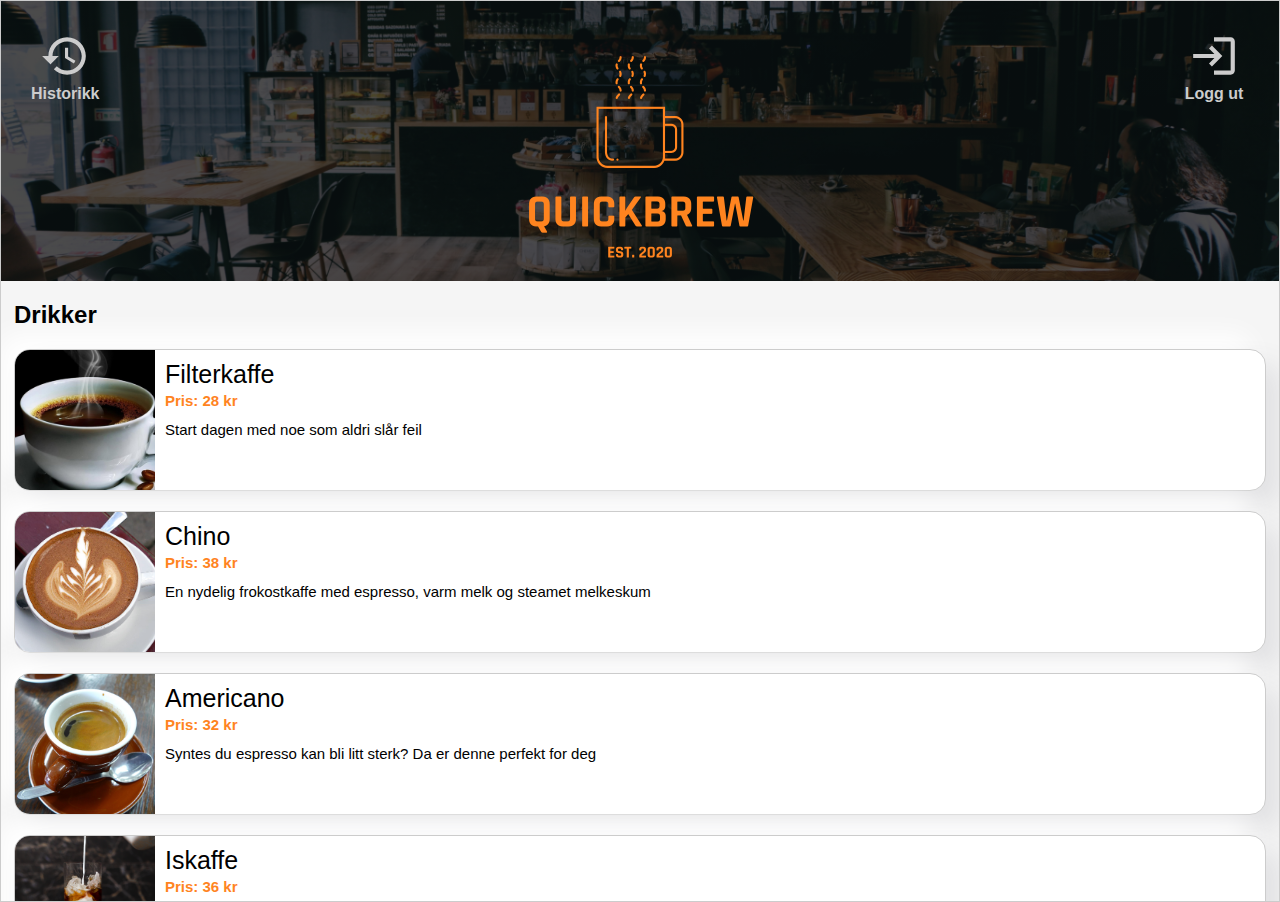
<file: grensesnittdesign_eksamen-main/pages/index.html>
<!DOCTYPE html>
<html lang="en">

<head>
    <meta charset="UTF-8">
    <meta name="viewport" content="width=device-width, initial-scale=1.0">    
    <title>Quickbrew</title>
    <link rel="stylesheet" href="../styles/main.css">
</head>

<body>
  
    <section id="section">
        <div id="shader">
            <header class="test">
                <div id="logout" onclick="location.href='login.html'">
                    <svg xmlns="http://www.w3.org/2000/svg" enable-background="new 0 0 24 24" height="50" viewBox="0 0 24 24" width="50"><g><rect fill="none" height="24" width="24"/></g><g><path d="M11,7L9.6,8.4l2.6,2.6H2v2h10.2l-2.6,2.6L11,17l5-5L11,7z M20,19h-8v2h8c1.1,0,2-0.9,2-2V5c0-1.1-0.9-2-2-2h-8v2h8V19z"/></g></svg>
                    <p>Logg ut</p>
                </div>
                <img src="../img/_logo.png" alt="cafe logo">
                <div id="history">
                    <svg onclick="showHistory()" xmlns="http://www.w3.org/2000/svg" viewBox="0 0 24 24"  width="50px" height="50px"><path d="M0 0h24v24H0z" fill="none"/><path d="M13 3c-4.97 0-9 4.03-9 9H1l3.89 3.89.07.14L9 12H6c0-3.87 3.13-7 7-7s7 3.13 7 7-3.13 7-7 7c-1.93 0-3.68-.79-4.94-2.06l-1.42 1.42C8.27 19.99 10.51 21 13 21c4.97 0 9-4.03 9-9s-4.03-9-9-9zm-1 5v5l4.28 2.54.72-1.21-3.5-2.08V8H12z"/>
                    </svg>
                    <p>Historikk</p>
                </div>
            </header>
        </div>
        <div id="historyContainer">

            
        </div>
    
        <div id="productsContainer">

        </div>
        
        </div>
        <div id="shoppingCartContainer">
            <p id="totalP">Total: </p>
            <p id="totalPPris"></p>
            <button id="showCartButton" type="button" onclick="showShoppingList()">Vis Handlekurv</button>
            <p id="fortsettHandel" onclick="showShoppingList()">Fortsett å handle</p>
        </div>
        <div id="shoppingCart">

        </div>
    </section>
    <script src="../scripts/main_page.js"></script>
</body>

</html>
</file>
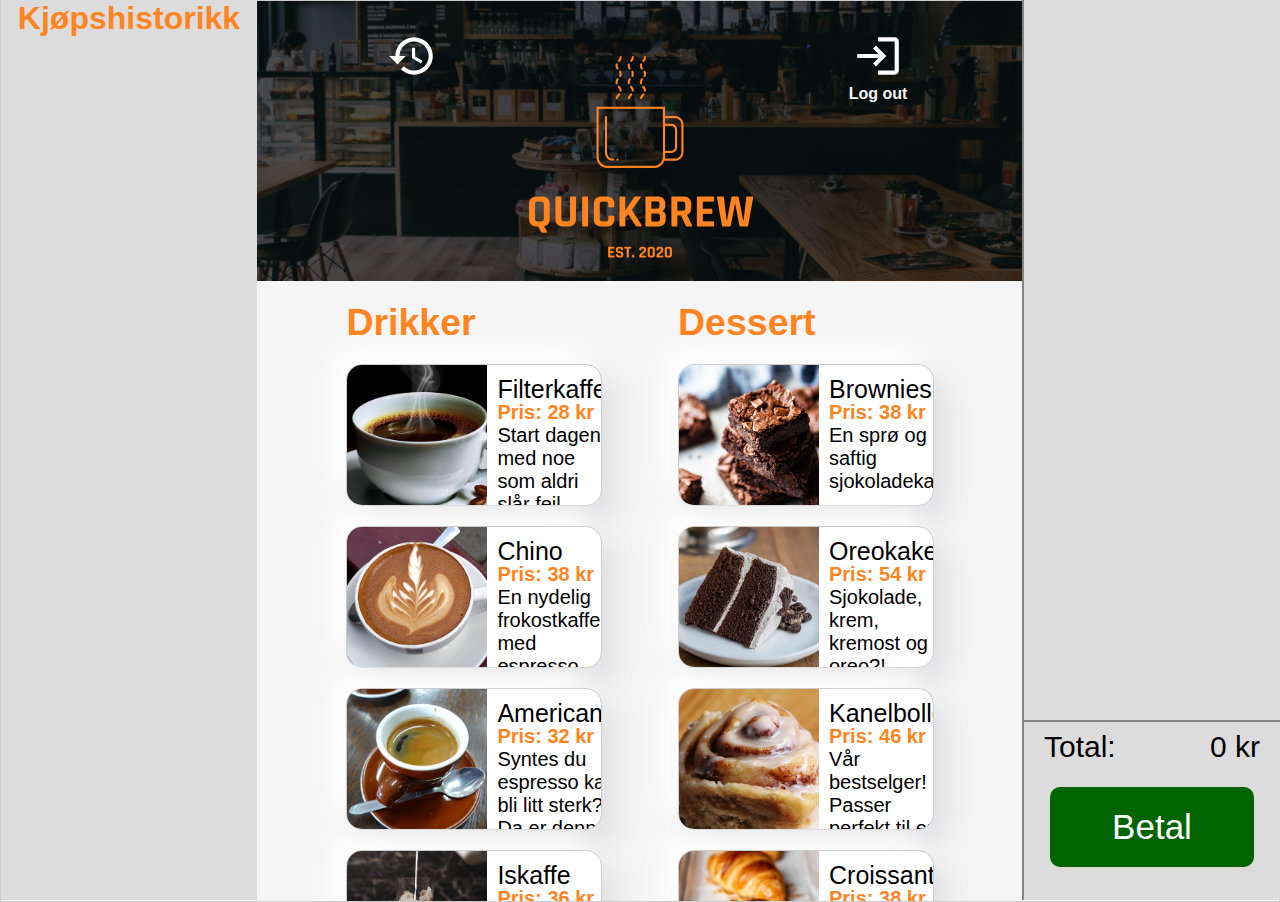
<file: grensesnittdesign_eksamen-main/pages/kasse.html>
<!DOCTYPE html>
<html lang="en">

<head>
    <meta charset="UTF-8">
    <meta name="viewport" content="width=device-width, initial-scale=1.0">
    <title>Quickbrew | Ansatt</title>
    <link rel="stylesheet" href="../styles/kasse.css">
</head>

<body>

    <section id="section">
        <div id="shader">
            <header class="test">
                <img src="../img/_logo.png" alt="cafe logo">
                <div id="logout" onclick="location.href='login.html'">
                    <svg xmlns="http://www.w3.org/2000/svg" enable-background="new 0 0 24 24" height="50" viewBox="0 0 24 24" width="50"><g><rect fill="none" height="24" width="24"/></g><g><path d="M11,7L9.6,8.4l2.6,2.6H2v2h10.2l-2.6,2.6L11,17l5-5L11,7z M20,19h-8v2h8c1.1,0,2-0.9,2-2V5c0-1.1-0.9-2-2-2h-8v2h8V19z"/></g></svg>
                    <p>Log out</p>
                </div>
                <svg onclick="showHistory()" xmlns="http://www.w3.org/2000/svg" viewBox="0 0 24 24" fill="white" width="50px" height="50px"><path d="M0 0h24v24H0z" fill="none"/><path d="M13 3c-4.97 0-9 4.03-9 9H1l3.89 3.89.07.14L9 12H6c0-3.87 3.13-7 7-7s7 3.13 7 7-3.13 7-7 7c-1.93 0-3.68-.79-4.94-2.06l-1.42 1.42C8.27 19.99 10.51 21 13 21c4.97 0 9-4.03 9-9s-4.03-9-9-9zm-1 5v5l4.28 2.54.72-1.21-3.5-2.08V8H12z"/>
                </svg>
            </header>
        </div>
        <div id="historyContainer">

            
        </div>
        
        <div id="productsContainer">

        </div>
        </div>
        <div id="shoppingCartContainer">
            <p id="totalP">Total: </p>
            <p id="totalPPris">0 kr</p>
            <p id="totalPPris"></p>
            <button id="showCartButton" type="button" onclick="purchaseAndAddToHistory()">Betal</button>
        </div>
        <div id="shoppingCart">

        </div>
    </section>
    <script src="../scripts/kasse.js"></script>
</body>

</html>
</file>
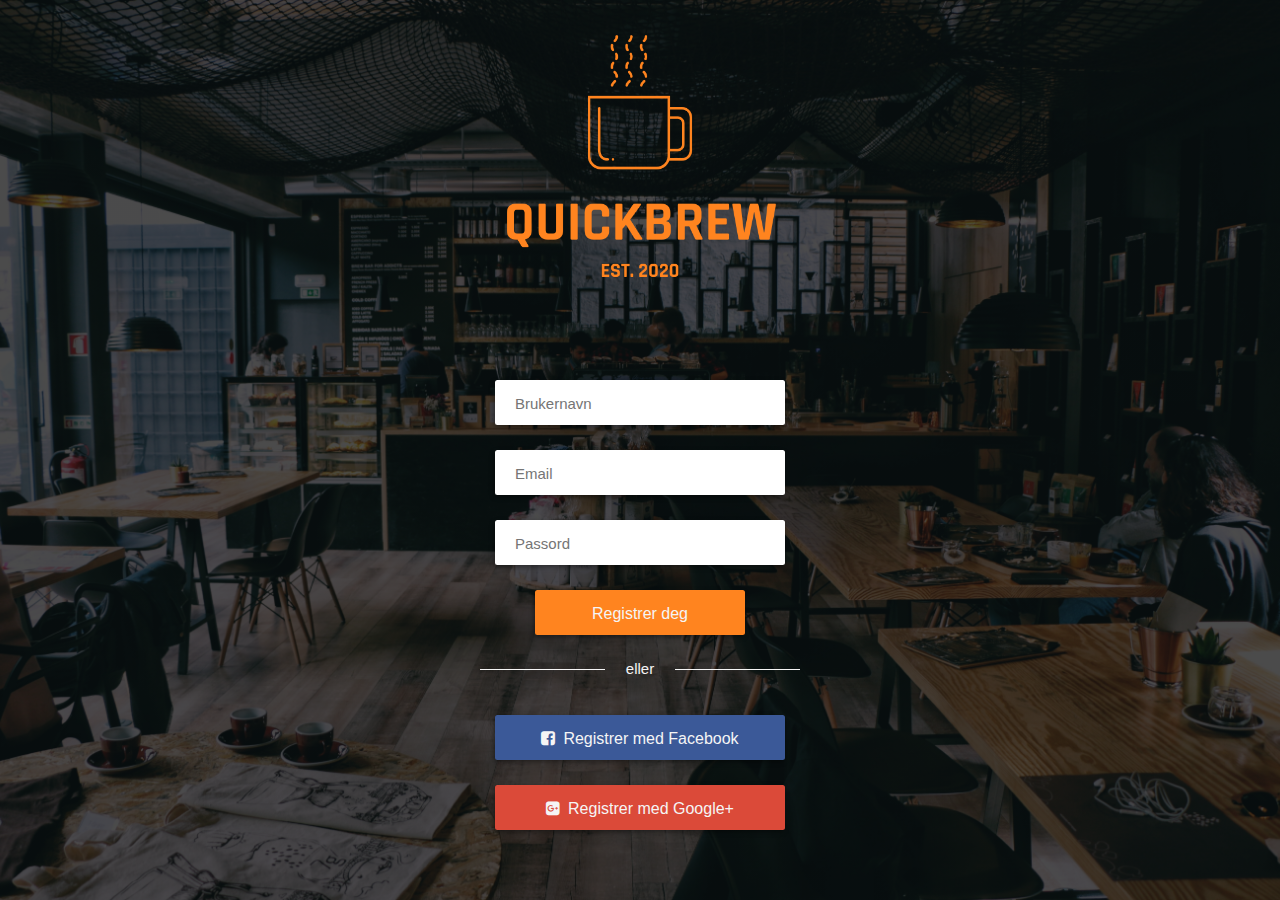
<file: grensesnittdesign_eksamen-main/pages/signUp.html>
<!DOCTYPE html>
<html lang="en">

<head>
    <meta charset="UTF-8">
    <meta name="viewport" content="width=device-width, initial-scale=1.0">
    <link rel="stylesheet" href="../styles/signUp_styles.css">
    <link rel="stylesheet" href="https://cdnjs.cloudflare.com/ajax/libs/font-awesome/4.7.0/css/font-awesome.min.css">
    <title>Sign up</title>
</head>

<body>

    <!-- Main container -->
    <div class="container">

        <!-- Background image for header -->
        <div class="backgroundTop" alt="inside cafe"></div>

        <!-- Company logo -->
        <div class="logo" alt="cafe logo"></div>

        <div class="grid-container">

            <!-- Text input fields for user login -->
            <div class="grid-item grid-item-1">
                <input class="input-ansatt" type="text" placeholder="Brukernavn"
                    style="border: none; font-size: 15px; width: 250px; outline: none;">
            </div>

            <div class="grid-item grid-item-2">
                <input type="text" placeholder="Email"
                    style="border: none; font-size: 15px; width: 250px; outline: none;">
            </div>

            <div class="grid-item grid-item-3">
                <input class="input-ansatt" type="password" placeholder="Passord"
                    style="border: none; font-size: 15px; width: 250px; outline: none;">
            </div>

            <!-- Buttons for login -->
            <a class="grid-item grid-item-4" href="index.html">Registrer deg</a>
            <a class="grid-item grid-item-5" href="index.html"><i id="facebook" class="fa fa-facebook-square"></i>Registrer med
                Facebook</a>
            <a class="grid-item grid-item-6" href="index.html"><i id="google" class="fa fa-google-plus-square"></i>Registrer med
                Google+</a>


        </div>

        <!--Splits the screen: "--- Eller ---"  -->
        <div class="split-container">
            <div class="line-1"></div>
            <div class="middle-text">eller</div>
            <div class="line-2"></div>
        </div>


    </div>

</body>

</html>
</file>
<file: grensesnittdesign_eksamen-main/styles/main.css>
@import url("https://fonts.googleapis.com/css2?family=Montserrat&display=swap");
* {
  user-select: none;
  margin: 0;
}

body {
  font-family: "Open Sans", "Helvetica Neue", "Segoe UI", "Calibri", "Arial", sans-serif;
  display: flex;
  justify-content: center;
  align-items: center;
}
body select {
  outline: 0;
  border: none;
  padding: 3px;
  color: white;
  border-bottom-left-radius: 10px;
  background-color: #ff841f;
}
body .priceTags {
  color: #ff841f;
}
body .remove-button {
  box-shadow: inset 0px 1px 0px 0px #ffffff;
  background-color: #f9f9f9;
  border: 1px solid #dcdcdc;
  display: inline-block;
  cursor: pointer;
  color: #ff841f;
  font-family: Arial;
  font-size: 28px;
  width: 60px;
  text-decoration: none;
  text-shadow: 0px 1px 0px #ffffff;
  outline: none;
  border: 1px solid #b8b8b8;
}
body .historyItems {
  height: auto;
  display: grid;
  grid-template-rows: auto auto auto;
  transition: height 0.15s ease-out;
  background-color: white;
  box-shadow: -1px 2px 5px 0px rgba(0, 0, 0, 0.4);
  -webkit-box-shadow: -1px 2px 5px 0px rgba(0, 0, 0, 0.4);
  -moz-box-shadow: -1px 2px 5px 0px rgba(0, 0, 0, 0.4);
  border-radius: 5px;
  border: 1px solid #ccc;
  margin: 20px 10px 20px 10px;
  color: black;
  text-align: left;
}
body .historyItems h2 {
  margin: 10px 0 0 10px;
  font-size: 20px;
  grid-row: 1;
}
body .historyItems p {
  margin: 0 0 0 10px;
  grid-row: 2;
  font-size: 20px;
}
body .historyItems #priceP {
  grid-row: 3;
  grid-column: 2;
  align-self: end;
  justify-self: end;
  margin-bottom: 10px;
  margin-right: 10px;
}
body .historyItems .priceTags {
  margin-left: 0;
}
body .historyItems #dateP {
  grid-row: 1;
  grid-column: 2;
  align-self: end;
  justify-self: end;
}
body ::-webkit-scrollbar {
  display: none;
}
body #historyContainer {
  height: inherit;
  width: inherit;
  background-color: #dcdcdc;
  position: absolute;
  transition: top 0.15s ease 0s;
  top: -100%;
  color: #ff841f;
  text-align: center;
  z-index: 2;
  overflow-y: scroll;
}
body #historyContainer #historyHeaderDiv {
  position: sticky;
  display: grid;
  grid-template-rows: 1fr;
  grid-template-columns: 1fr auto;
  top: 0;
  background-color: #dcdcdc;
}
body #historyContainer #historyHeaderDiv h1 {
  grid-column: 1/span 2;
  grid-row: 1;
}
body #historyContainer #historyHeaderDiv #closeHistory {
  grid-column: 2;
  grid-row: 1;
  align-self: center;
  justify-self: center;
  margin-right: 10px;
}
body section {
  width: 100%;
  height: 100vh;
  border: 1px solid #ccc;
  overflow-y: scroll;
  background-color: whitesmoke;
  position: relative;
}
body section #shoppingCart {
  height: 0%;
  width: inherit;
  position: sticky;
  overflow-y: scroll;
  background-color: #dcdcdc;
  color: white;
  font-size: 25px;
  transition: height 0.15s ease-out;
}
body section #shoppingCart .cartItems {
  height: auto;
  display: grid;
  grid-template-rows: 1fr auto 1fr;
  grid-template-columns: 1fr auto;
  transition: height 0.15s ease-out;
  background-color: white;
  box-shadow: -1px 2px 5px 0px rgba(0, 0, 0, 0.4);
  -webkit-box-shadow: -1px 2px 5px 0px rgba(0, 0, 0, 0.4);
  -moz-box-shadow: -1px 2px 5px 0px rgba(0, 0, 0, 0.4);
  border-radius: 5px;
  border: 1px solid #ccc;
  margin: 20px 10px 20px 10px;
  color: black;
}
body section #shoppingCart .cartItems h2 {
  margin: 10px 0 0 10px;
  font-size: 30px;
  grid-row: 1;
}
body section #shoppingCart .cartItems p {
  margin: 10px;
  grid-row: 2;
  font-size: 20px;
}
body section #shoppingCart .cartItems #priceP {
  grid-row: 3;
  align-self: end;
  justify-self: end;
  margin-bottom: 10px;
  margin-right: 10px;
}
body section #shoppingCartContainerOpened {
  position: sticky;
  bottom: 0;
  background-color: #dcdcdc;
  color: black;
  width: inherit;
  height: 25%;
  display: none;
  grid-template-columns: 1fr 1fr;
  grid-template-rows: auto 1fr auto;
  font-size: 20px;
  border-top: 1px solid black;
}
body section #shoppingCartContainerOpened #fortsettHandel {
  margin: 0;
  grid-column: 1/span 2;
  grid-row: 3;
  justify-self: center;
  align-self: center;
  margin-bottom: 20px;
  display: block;
}
body section #shoppingCartContainerOpened #totalP {
  grid-row: 1;
  grid-column: 1;
  justify-self: start;
  margin-left: 20px;
  margin-bottom: 0;
}
body section #shoppingCartContainerOpened #totalPPris {
  grid-row: 1;
  grid-column: 2;
  justify-self: end;
  margin-right: 20px;
  margin-bottom: 0;
}
body section #shoppingCartContainerOpened button {
  grid-column: 1/span 2;
  grid-row: 2;
  align-self: center;
  justify-self: center;
  position: relative;
  margin-bottom: 10px;
  width: 300px;
  height: 80px;
  background-color: darkgreen;
  font-size: 35px;
  color: white;
  border-radius: 10px;
  border: none;
}
body section #shoppingCartContainer {
  position: fixed;
  bottom: 0px;
  background-color: #dcdcdc;
  color: black;
  width: inherit;
  height: 17%;
  display: none;
  grid-template-columns: 1fr 1fr;
  grid-template-rows: auto 1fr auto;
  font-size: 20px;
  border-top: 1px solid #8f8f8f;
}
body section #shoppingCartContainer #fortsettHandel {
  margin: 0;
  grid-column: 1/span 2;
  grid-row: 3;
  justify-self: center;
  align-self: center;
  margin-bottom: 20px;
  display: none;
}
body section #shoppingCartContainer #totalP {
  grid-row: 1;
  grid-column: 1;
  justify-self: start;
  margin-left: 20px;
  margin-bottom: 0;
}
body section #shoppingCartContainer #totalPPris {
  grid-row: 1;
  grid-column: 2;
  justify-self: end;
  margin-right: 20px;
  margin-bottom: 0;
}
body section #shoppingCartContainer button {
  grid-column: 1/span 2;
  grid-row: 2;
  align-self: center;
  justify-self: center;
  position: relative;
  margin-bottom: 10px;
  width: 300px;
  height: 80px;
  background-color: darkgreen;
  font-size: 35px;
  color: white;
  border-radius: 10px;
  border: none;
}
body section header {
  height: 250px;
  display: grid;
  grid-template-columns: 1fr 1fr 1fr;
  grid-template-rows: auto;
  padding: 30px 30px 0px 30px;
  background: linear-gradient(rgba(0, 0, 0, 0.7), rgba(0, 0, 0, 0.7)), url("../img/_bakgrunn.jpg");
  background-position: center;
  background-repeat: no-repeat;
  background-size: cover;
}
body section header #logout {
  grid-column: 3;
  grid-row: 1;
  text-align: center;
  width: 70px;
  justify-self: end;
  font-weight: bold;
  color: #cccccc;
  fill: #cccccc;
}
body section header #history {
  font-weight: bold;
  text-align: center;
  grid-column: 1;
  grid-row: 1;
  align-self: start;
  justify-self: start;
  color: #cccccc;
  fill: #cccccc;
}
body section header h1 {
  width: 100%;
  grid-column: 1/span 3;
  grid-row: 2;
  text-align: center;
  font-size: 50px;
  margin: 0;
}
body section header img {
  width: 250px;
  grid-column: 1/span 3;
  grid-row: 1;
  justify-self: center;
  align-self: center;
}
body section #filterDiv {
  background-color: white;
  height: 75px;
  text-align: center;
  display: flex;
  position: sticky;
  top: 0;
  overflow-x: scroll;
  align-items: center;
  justify-content: center;
  background: linear-gradient(rgba(0, 0, 0, 0.85), rgba(0, 0, 0, 0.85)), url("../img/cafe-background.jpg");
  background-position: center;
  background-repeat: no-repeat;
  background-size: cover;
  box-shadow: 0 0 10px;
}
body section #filterDiv div {
  display: flex;
  align-items: center;
  justify-content: center;
  height: 100%;
  padding: 0px 10px;
  margin: 0px 10px;
}
body section #filterDiv div h2 {
  position: relative;
  text-decoration-color: whitesmoke;
  color: whitesmoke;
  border-bottom: 1px solid #ff841f;
  letter-spacing: 4px;
  top: 15px;
  font-size: 20px;
}
body section .categoryContainer {
  margin: 20px 13px 0 13px;
}
body section .productCardExpanded {
  height: 140px;
  transition: height 0.15s ease-out;
  border-radius: 16px;
  overflow: hidden;
  -webkit-box-shadow: 15px 15px 27px #e1e1e3, -15px -15px 27px #ffffff;
  box-shadow: 15px 15px 27px #e1e1e3, -15px -15px 27px #ffffff;
  border: 1px solid #ccc;
  margin-top: 20px;
  display: grid;
  grid-template-columns: 1fr 1fr 1fr;
  grid-template-rows: 2fr 1fr 2fr 1fr;
}
body section .productCardExpanded .priceTags {
  grid-row: 2;
  align-self: center;
  margin-left: 10px;
  margin-top: 50px;
  font-size: 20px;
}
body section .productCardExpanded h3 {
  margin-top: 20px;
  margin-bottom: 2px;
  margin-left: 10px;
  font-size: 30px;
  font-weight: normal;
  grid-row: 2;
  grid-column: 1/span 3;
}
body section .productCardExpanded p {
  padding: 0;
  margin: 0;
  grid-column: 1;
  grid-row: 4;
  align-self: center;
  font-size: 15px;
  font-weight: bold;
}
body section .productCardExpanded .description {
  grid-row: 3;
  grid-column: 1/span 2;
  align-self: start;
  font-weight: normal;
  font-size: 20px;
  margin-left: 10px;
}
body section .productCardExpanded img {
  height: 100%;
  width: 100%;
  margin-right: 10px;
  grid-row: 1;
  grid-column: 1/span 3;
  object-fit: cover;
}
body section .productCardExpanded select {
  display: none;
  grid-column: 3;
  justify-self: end;
  height: 30px;
  font-size: 20px;
  grid-row: 2;
}
body section .productCardExpanded .amountContainer {
  grid-row: 4;
  grid-column: 2/span 3;
  align-self: center;
  justify-self: end;
  margin-right: 20px;
  margin-top: 10px;
  width: auto;
}
body section .productCardExpanded .commentContainer {
  grid-row: 3;
  grid-column: 1/span 2;
  align-self: end;
  justify-self: start;
  margin-left: 10px;
}
body section .productCardExpanded .commentContainer input {
  font-family: inherit;
  width: 100%;
  border: 0;
  border-bottom: 1px solid gray;
  outline: 0;
  font-size: 1.3rem;
  color: black;
  padding: 7px 0;
  background: transparent;
  transition: border-color 1s;
}
body section .productCardExpanded .commentContainer input:focus {
  padding-bottom: 6px;
  border-width: 1px;
  border-image: linear-gradient(to right, #ff841f, #ff841f);
  border-image-slice: 1;
}
body section .productCardExpanded .counter {
  color: #4b4b4b;
  font-weight: normal;
  width: 70px;
  grid-column: 1/span 2;
  grid-row: 4;
  align-self: center;
  justify-self: start;
  margin-top: 10px;
  margin-left: 60px;
  font-size: 18px;
  font-weight: 500;
}
body section .productCard {
  height: 140px;
  max-width: 100%;
  transition: height 0.15s ease-out;
  background-color: white;
  border-radius: 16px;
  overflow: hidden;
  -webkit-box-shadow: 15px 15px 27px #e1e1e3, -15px -15px 27px #ffffff;
  box-shadow: 15px 15px 27px #e1e1e3, -15px -15px 27px #ffffff;
  border: 1px solid #ccc;
  margin-top: 20px;
  display: grid;
  grid-template-columns: auto 1fr auto;
  grid-template-rows: auto 1fr 1fr;
}
body section .productCard .priceTags {
  grid-row: 1;
  align-self: end;
  margin-top: 20px;
}
body section .productCard h3 {
  margin-top: 10px;
  margin-bottom: 20px;
  font-size: 25px;
  font-weight: normal;
  grid-row: 1;
  grid-column: 2;
}
body section .productCard p {
  padding: 0;
  margin: 0;
  grid-column: 2;
  grid-row: 3;
  font-size: 15px;
  align-self: center;
  font-weight: bold;
}
body section .productCard .description {
  grid-row: 2;
  grid-column: 2/span 3;
  align-self: center;
  font-weight: normal;
  font-size: 15px;
  margin: 0;
}
body section .productCard img {
  height: 140px;
  width: 140px;
  margin-right: 10px;
  grid-row: 1/span 3;
  object-fit: cover;
}
body section .productCard select {
  display: none;
}
body section .productCard .amountContainer {
  display: none;
}
body section .productCard .commentContainer {
  display: none;
}
body section .productCard .addToCartBtn {
  display: none;
}
body section .productCard .counter {
  display: none;
}

/*# sourceMappingURL=main.css.map */
</file>
<file: grensesnittdesign_eksamen-main/styles/kasse.css>
@import url("https://fonts.googleapis.com/css2?family=Montserrat&display=swap");
* {
  user-select: none;
  margin: 0;
}

::-webkit-scrollbar {
  display: none;
}

body {
  font-family: "Open Sans", "Helvetica Neue", "Segoe UI", "Calibri", "Arial", sans-serif;
  display: flex;
  justify-content: center;
  align-items: center;
}
body select {
  outline: 0;
  border: none;
  padding: 3px;
  color: white;
  border-bottom-left-radius: 10px;
  background-color: #ff841f;
}
body #productsContainer {
  display: flex;
  justify-content: center;
  gap: 50px;
}
body .priceTags {
  color: #ff841f;
}
body .remove-button {
  box-shadow: inset 0px 1px 0px 0px #ffffff;
  background-color: #f9f9f9;
  border: 1px solid #dcdcdc;
  display: inline-block;
  cursor: pointer;
  color: #ff841f;
  font-family: Arial;
  font-size: 28px;
  width: 60px;
  text-decoration: none;
  text-shadow: 0px 1px 0px #ffffff;
  outline: none;
  border: 1px solid #b8b8b8;
}
body .historyItems {
  height: auto;
  display: grid;
  grid-template-rows: auto auto auto;
  grid-template-columns: 1fr 1fr;
  transition: height 0.15s ease-out;
  background-color: white;
  box-shadow: -1px 2px 5px 0px rgba(0, 0, 0, 0.4);
  -webkit-box-shadow: -1px 2px 5px 0px rgba(0, 0, 0, 0.4);
  -moz-box-shadow: -1px 2px 5px 0px rgba(0, 0, 0, 0.4);
  border-radius: 5px;
  border: 1px solid #ccc;
  margin: 20px 10px 20px 10px;
  color: black;
  text-align: left;
}
body .historyItems h2 {
  margin: 10px 0 0 10px;
  font-size: 20px;
  grid-row: 1;
}
body .historyItems p {
  margin: 0 0 0 10px;
  grid-row: 2;
  grid-column: 1;
  font-size: 20px;
}
body .historyItems .comment {
  grid-row: 2;
  grid-column: 1/span 2;
  margin-top: 30px;
}
body .historyItems #priceP {
  grid-row: 3;
  grid-column: 2;
  align-self: end;
  justify-self: end;
  margin-bottom: 10px;
  margin-right: 10px;
}
body .historyItems .priceTags {
  margin-left: 0;
}
body .historyItems #dateP {
  grid-row: 1;
  grid-column: 2;
  margin-right: 10px;
  align-self: end;
  justify-self: end;
}
body #historyContainer {
  height: 100%;
  width: 20%;
  background-color: #dcdcdc;
  position: fixed;
  transition: top 0.15s ease 0s;
  top: 0;
  color: #ff841f;
  text-align: center;
  z-index: 2;
  overflow-y: scroll;
}
body #historyContainer #historyHeaderDiv {
  position: sticky;
  display: grid;
  grid-template-rows: 1fr;
  grid-template-columns: 1fr auto;
  font-size: 1em;
  top: 0;
  background-color: #dcdcdc;
}
body #historyContainer #historyHeaderDiv h1 {
  grid-column: 1/span 2;
  grid-row: 1;
}
body #historyContainer #historyHeaderDiv #closeHistory {
  grid-column: 2;
  grid-row: 1;
  align-self: center;
  justify-self: center;
  margin-right: 10px;
}
body section {
  width: 100%;
  height: 100vh;
  border: 1px solid #ccc;
  overflow-y: scroll;
  background-color: whitesmoke;
  position: relative;
}
body section #shoppingCart {
  height: 80%;
  width: 20%;
  position: fixed;
  top: 0;
  right: 0;
  overflow-y: scroll;
  background-color: #dcdcdc;
  color: white;
  font-size: 25px;
  transition: height 0.15s ease-out;
  border-bottom: 2px solid #838383;
  border-left: 2px solid #838383;
}
body section #shoppingCart .cartItems {
  height: auto;
  display: grid;
  grid-template-rows: 1fr auto 1fr;
  transition: height 0.15s ease-out;
  background-color: white;
  box-shadow: -1px 2px 5px 0px rgba(0, 0, 0, 0.4);
  -webkit-box-shadow: -1px 2px 5px 0px rgba(0, 0, 0, 0.4);
  -moz-box-shadow: -1px 2px 5px 0px rgba(0, 0, 0, 0.4);
  border-radius: 5px;
  border: 1px solid #ccc;
  margin: 20px 10px 20px 10px;
  color: black;
}
body section #shoppingCart .cartItems h2 {
  margin: 10px 0 0 10px;
  font-size: 30px;
  grid-row: 1;
}
body section #shoppingCart .cartItems p {
  margin: 10px;
  grid-row: 2;
  font-size: 20px;
}
body section #shoppingCart .cartItems #priceP {
  grid-row: 3;
  align-self: end;
  justify-self: end;
  margin-bottom: 10px;
  margin-right: 10px;
}
body section #shoppingCartContainer {
  position: fixed;
  bottom: 0px;
  right: 0;
  background-color: #dcdcdc;
  color: black;
  width: 20%;
  display: grid;
  height: 20%;
  grid-template-columns: 1fr 1fr;
  grid-template-rows: auto 1fr auto;
  font-size: 30px;
  border-top: 2px solid #838383;
  border-left: 2px solid #838383;
}
body section #shoppingCartContainer #totalP {
  grid-row: 1;
  grid-column: 1;
  justify-self: start;
  margin-left: 20px;
  margin-bottom: 0;
  margin-top: 10px;
}
body section #shoppingCartContainer #totalPPris {
  margin-top: 10px;
  grid-row: 1;
  grid-column: 2;
  justify-self: end;
  margin-right: 20px;
  margin-bottom: 0;
}
body section #shoppingCartContainer button {
  grid-column: 1/span 2;
  grid-row: 2;
  align-self: center;
  justify-self: center;
  position: relative;
  margin-bottom: 10px;
  width: 80%;
  height: 80px;
  background-color: darkgreen;
  font-size: 35px;
  color: white;
  border-radius: 10px;
  outline: 0;
  border: none;
}
body section header {
  height: 250px;
  display: grid;
  grid-template-columns: 1fr 1fr 1fr;
  grid-template-rows: auto;
  padding: 30px 30px 0px 30px;
  background: linear-gradient(rgba(0, 0, 0, 0.7), rgba(0, 0, 0, 0.7)), url("../img/_bakgrunn.jpg");
  background-position: center;
  background-repeat: no-repeat;
  background-size: cover;
}
body section header #logout {
  grid-column: 3;
  grid-row: 1;
  color: whitesmoke;
  text-align: center;
  width: 70px;
  font-weight: bold;
}
body section header svg {
  grid-column: 1;
  grid-row: 1;
  align-self: start;
  justify-self: end;
  fill: white;
}
body section header h1 {
  width: 100%;
  grid-column: 1/span 3;
  grid-row: 2;
  text-align: center;
  font-size: 50px;
  margin: 0;
}
body section header img {
  width: 250px;
  grid-column: 1/span 3;
  grid-row: 1;
  justify-self: center;
  align-self: center;
}
body section .categoryContainer {
  margin: 20px 13px 0 13px;
  width: 20%;
  font-size: 25px;
}
body section .categoryContainer h2 {
  color: #ff841f;
}
body section .productCardExpanded {
  transition: height 0.15s ease-out;
  border-radius: 16px;
  overflow: hidden;
  -webkit-box-shadow: 15px 15px 27px #e1e1e3, -15px -15px 27px #ffffff;
  box-shadow: 15px 15px 27px #e1e1e3, -15px -15px 27px #ffffff;
  border: 1px solid #ccc;
  margin-top: 20px;
  display: grid;
  grid-template-columns: 1fr 1fr 1fr;
  grid-template-rows: 2fr 1fr 2fr 1fr;
}
body section .productCardExpanded .priceTags {
  grid-row: 2;
  align-self: center;
  margin-left: 10px;
  margin-top: 50px;
  font-size: 20px;
}
body section .productCardExpanded h3 {
  margin-top: 20px;
  margin-bottom: 2px;
  margin-left: 10px;
  font-size: 30px;
  font-weight: normal;
  grid-row: 2;
  grid-column: 1/span 3;
}
body section .productCardExpanded p {
  padding: 0;
  margin: 0;
  grid-column: 1;
  grid-row: 4;
  align-self: center;
  font-size: 15px;
  font-weight: bold;
}
body section .productCardExpanded .description {
  grid-row: 3;
  grid-column: 1/span 2;
  align-self: start;
  font-weight: normal;
  font-size: 20px;
  margin-left: 10px;
}
body section .productCardExpanded img {
  height: 100%;
  width: 100%;
  margin-right: 10px;
  grid-row: 1;
  grid-column: 1/span 3;
  object-fit: cover;
}
body section .productCardExpanded select {
  display: none;
  grid-column: 3;
  justify-self: end;
  height: 30px;
  font-size: 20px;
  grid-row: 2;
}
body section .productCardExpanded .amountContainer {
  grid-row: 4;
  grid-column: 2/span 3;
  align-self: center;
  justify-self: end;
  margin-right: 20px;
  margin-top: 10px;
  width: auto;
}
body section .productCardExpanded .commentContainer {
  grid-row: 3;
  grid-column: 1/span 2;
  align-self: end;
  justify-self: start;
  margin-left: 10px;
}
body section .productCardExpanded .commentContainer input {
  font-family: inherit;
  width: 100%;
  border: 0;
  border-bottom: 1px solid gray;
  outline: 0;
  font-size: 1.3rem;
  color: black;
  padding: 7px 0;
  background: transparent;
  transition: border-color 1s;
}
body section .productCardExpanded .commentContainer input:focus {
  padding-bottom: 6px;
  border-width: 1px;
  border-image: linear-gradient(to right, #ff841f, #ff841f);
  border-image-slice: 1;
}
body section .productCardExpanded .counter {
  color: #4b4b4b;
  font-weight: normal;
  width: 70px;
  grid-column: 1/span 2;
  grid-row: 4;
  align-self: center;
  justify-self: start;
  margin-top: 10px;
  margin-left: 60px;
  font-size: 18px;
  font-weight: 500;
}
body section .productCard {
  height: 140px;
  max-width: 100%;
  transition: height 0.15s ease-out;
  background-color: white;
  border-radius: 16px;
  overflow: hidden;
  -webkit-box-shadow: 15px 15px 27px #e1e1e3, -15px -15px 27px #ffffff;
  box-shadow: 15px 15px 27px #e1e1e3, -15px -15px 27px #ffffff;
  border: 1px solid #ccc;
  margin-top: 20px;
  display: grid;
  grid-template-columns: auto 1fr auto;
  grid-template-rows: auto 1fr 1fr;
}
body section .productCard .priceTags {
  grid-row: 1;
  align-self: end;
  margin-top: 35px;
}
body section .productCard h3 {
  margin-top: 10px;
  margin-bottom: 20px;
  font-size: 25px;
  font-weight: normal;
  grid-row: 1;
  grid-column: 2;
}
body section .productCard p {
  padding: 0;
  margin: 0;
  grid-column: 2;
  grid-row: 3;
  font-size: 20px;
  align-self: center;
  font-weight: bold;
}
body section .productCard .description {
  grid-row: 2;
  grid-column: 2/span 3;
  align-self: center;
  font-weight: normal;
  font-size: 20px;
  margin: 0;
}
body section .productCard img {
  height: 140px;
  width: 140px;
  margin-right: 10px;
  grid-row: 1/span 3;
  object-fit: cover;
}
body section .productCard select {
  display: none;
}
body section .productCard .amountContainer {
  display: none;
}
body section .productCard .commentContainer {
  display: none;
}
body section .productCard .addToCartBtn {
  display: none;
}
body section .productCard .counter {
  display: none;
}

/*# sourceMappingURL=kasse.css.map */
</file>
<file: grensesnittdesign_eksamen-main/styles/signUp_styles.css>
* {
    margin: 0;
    padding: 0;
}

body {
    text-align:center;
    font-family: Arial, Helvetica, sans-serif;
    font-size: 16px;
    background-color: whitesmoke;
}

/* main container */
.container {
}

/* background image */
.backgroundTop {
    background: linear-gradient( rgba(0, 0, 0, 0.7), rgba(0, 0, 0, 0.7) ), url('../img/_bakgrunn.jpg');
    background-position: center;
    background-repeat: no-repeat;
    background-size: cover;
    height: 220px;
    margin-bottom: -65px;
}

/* cafe logo */
.logo {
    background-image: url("../img/_logo_transparent.png");
    background-position: center;
    background-repeat: no-repeat;
    background-size: cover;
    height: 190px;
    width: 220px;
    top: -150px;
    margin: 0 auto;
    position: relative;
    border-radius: 5px;
}

/* grid container */
.grid-container {
    margin-top: -75px;
    display: grid;
    grid-template-columns: auto auto auto auto auto auto;
    grid-template-rows:    auto auto auto auto auto auto;
  }

  /* Main-grid controller */
  .grid-item {
    border-radius: 2.5px;
    padding: 15px;
    width: 260px;
    height: 15px;
    background-color: rgb(255, 255, 255);
    box-shadow: -1px 2px 5px 0px rgba(0,0,0,0.40);
    -webkit-box-shadow: -1px 2px 5px 0px rgba(0,0,0,0.40);
    -moz-box-shadow: -1px 2px 5px 0px rgba(0,0,0,0.40);
  }

/* username */
  .grid-item-1 {
    margin: 0 auto 25px;
    height: 15px;
    grid-row: 1;
    grid-column: 1 / span 6;
  }

  .grid-item-1:hover {
    box-shadow:  0 0 0 1.5px #000000;
  }

/* email */
  .grid-item-2 {
    margin: 0 auto 25px;
    height: 15px;
    grid-row: 2;
    grid-column: 1 / span 6;
}

.grid-item-2:hover {
    box-shadow:  0 0 0 1.5px #000000;
  }

/* password */
.grid-item-3 {
    margin: 0 auto 25px;
    color: whitesmoke;
    grid-row: 3;
    grid-column: 1 / span 6;
    text-decoration: none;
}

.grid-item-3:hover {
    animation: none;
    box-shadow:  0 0 0 1.5px #000000;
  }

/* register */
.grid-item-4 {
    margin: 0 auto 80px;
    background-color: rgb(26, 26, 26);
    color: whitesmoke;
    width: 180px;
    grid-row: 4;
    grid-column: 1 / span 6;
    text-decoration: none;
}

.grid-item-4:hover {
    transition: 0.2s;
    background-color: rgba(26, 26, 26, 0.787);
  }

/* login with facebook */
.grid-item-5 {
    margin: 0 auto 25px;
    background-color: #3b5998;
    color: whitesmoke;
    grid-row: 5;
    grid-column: 1 / span 6;
    text-decoration: none;
}

.grid-item-5:hover {
    transition: 0.3s;
    background-color: rgba(2, 59, 248, 0.918);
  }


/* login with google+ */
.grid-item-6 {
    margin: 0 auto 25px;
    background-color: #db4a39;
    color: whitesmoke;
    grid-row: 6;
    grid-column: 1 / span 6;
    text-decoration: none;
}

.grid-item-6:hover {
    transition: 0.3s;
    background-color: rgba(255, 0, 0, 0.945);
  }

/*Screen split container: --- Eller ---*/
.split-container {
    position: relative;
    width: 330px;
    height: 35px;
    margin: 0 auto;
    top: -190px;
    font-size: 15px;
}

.split-container .line-1 {
    width: 125px;
    border-top: 1px solid black;
    right: 200px;
    position: absolute;
    top: 9px;
}

.split-container .line-2 {
    width: 125px;
    border-top: 1px solid black;
    left: 200px;
    position: absolute;
    top: 9px;
}

.split-container .middle-text {
    position: relative;
    margin: 0 auto;
}

.info-text {
    margin: 0 auto;
    position: relative;
    bottom: 140px;
}

#facebook {
    margin-right: 8px;
}

#google {
    margin-right: 8px;
}

/* For tablets: */
@media only screen and (min-width: 768px) {
 
}

/* For desktop: */
@media only screen and (min-width: 968px) {
    .backgroundTop {
        background-image: none;
    }

    .logo {
        background-image: url("../img/_logo_transparent.png");
        background-position: center;
        background-repeat: no-repeat;
        background-size: cover;
        height: 300px;
        width: 300px;
        margin: 0 auto;
        position: relative;
        top: -150px;
        border-radius: 5px;
    }

    .container {
        background: linear-gradient( rgba(0, 0, 0, 0.7), rgba(0, 0, 0, 0.7) ), url('../img/_bakgrunn.jpg');
        background-position: center;
        background-repeat: no-repeat;
        background-size: cover;
        min-height: 100vh;
    }

      /* Main-grid controller */

    .info-text {
        margin: 0 auto;
        position: relative;
        bottom: 140px;
        color: whitesmoke;
    }

    /*Screen split container: --- Eller ---*/
    .split-container {
        position: relative;
        width: 330px;
        height: 35px;
        margin: 0 auto;
        top: -195px;
    }

    .split-container .line-1 {
        border-top: 1px solid whitesmoke;
    }

    .split-container .line-2 {
        border-top: 1px solid whitesmoke;
    }

    .split-container .middle-text {
        color: whitesmoke;
    }

    /* username */
  .grid-item-1 {
    margin: 0 auto 25px;
    height: 15px;
    grid-row: 1;
    grid-column: 1 / span 6;
  }

    /* Login Facebook */
    .grid-item-5 {
        margin: 0 auto 25px;
        background-color: #3b5998;
        color: whitesmoke;
        grid-row: 5;
        grid-column: 1 / span 6;
        text-decoration: none;
    }

    /* Login med Google+ */
    .grid-item-6 {
        margin: 0 auto 25px;
        background-color: #db4a39;
        color: whitesmoke;
        grid-row: 6;
        grid-column: 1 / span 6;
        text-decoration: none;
    }

    /* Login */
    .grid-item-3 {
        color: whitesmoke;
        text-decoration: none;
    }

    /* Register */
    .grid-item-4 {
        background-color: rgb(255, 132, 31);
        color: whitesmoke;
        text-decoration: none;
    }
}
</file>
